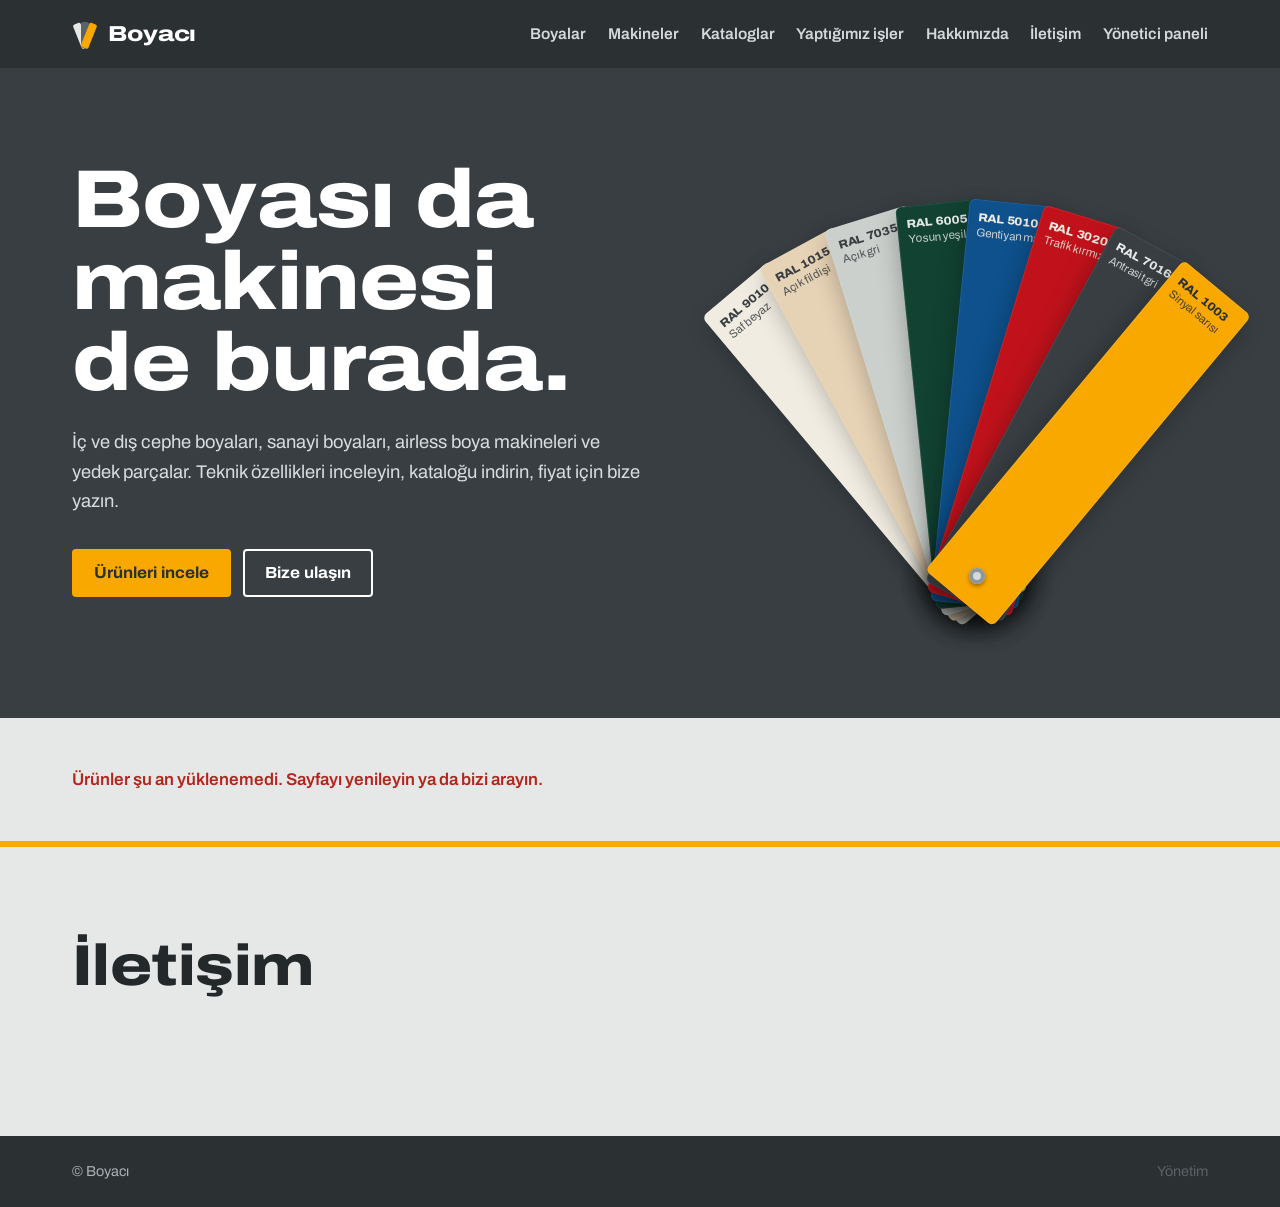
<file: index.html>
<!doctype html>
<html lang="tr">
<head>
  <meta charset="utf-8">
  <meta name="viewport" content="width=device-width, initial-scale=1">
  <title>Boyacı | Boya ve boya makineleri</title>
  <meta name="description" content="İç ve dış cephe boyaları, sanayi boyaları, airless boya makineleri, kataloglar ve yaptığımız işler.">
  <meta name="theme-color" content="#2B3033">
  <link rel="icon" href="assets/img/favicon.svg" type="image/svg+xml">
  <link rel="preconnect" href="https://fonts.googleapis.com">
  <link rel="preconnect" href="https://fonts.gstatic.com" crossorigin>
  <link rel="stylesheet" href="https://fonts.googleapis.com/css2?family=Archivo:wdth,wght@62..125,300..900&display=swap">
  <link rel="stylesheet" href="assets/css/base.css">
  <link rel="stylesheet" href="assets/css/site.css">
  <script type="module" src="assets/js/site.js"></script>
</head>
<body>
  <a class="atla" href="#icerik">İçeriğe geç</a>

  <header class="ust">
    <div class="kap ust-ic">
      <a class="marka" href="#" id="marka">
        <span class="marka-isaret" aria-hidden="true"><i></i><i></i><i></i></span>
        <span class="marka-ad" id="markaAd">Boyacı</span>
      </a>
      <nav class="menu" id="menu" aria-label="Ana menü">
        <a href="#boyalar" data-bolum="boyalar">Boyalar</a>
        <a href="#makineler" data-bolum="makineler">Makineler</a>
        <a href="#kataloglar" data-bolum="kataloglar">Kataloglar</a>
        <a href="#isler" data-bolum="isler">Yaptığımız işler</a>
        <a href="#hakkimizda" data-bolum="hakkimizda">Hakkımızda</a>
        <a href="#iletisim">İletişim</a>
        <a href="admin.html">Yönetici paneli</a>
      </nav>
      <a class="btn btn-sari ust-ara" id="ustAra" href="#iletisim" hidden></a>
      <button class="menu-dugme" id="menuDugme" type="button" aria-expanded="false" aria-controls="menu" aria-label="Menüyü aç"></button>
    </div>
  </header>

  <main id="icerik">
    <section class="kahraman">
      <div class="kap kahraman-ic">
        <div class="kahraman-metin">
          <h1 class="display kahraman-baslik" id="heroBaslik">Boyası da makinesi de burada.</h1>
          <p class="kahraman-yazi" id="heroYazi">İç ve dış cephe boyaları, sanayi boyaları, airless boya makineleri ve yedek parçalar. Teknik özellikleri inceleyin, kataloğu indirin, fiyat için bize yazın.</p>
          <div class="kahraman-eylem">
            <a class="btn btn-sari" href="#boyalar" id="heroUrunler">Ürünleri incele</a>
            <a class="btn btn-cizgi" href="#iletisim" id="heroYaz">Bize ulaşın</a>
          </div>
          <ul class="kahraman-bilgi" id="heroBilgi"></ul>
        </div>

        <div class="kartela" aria-hidden="true">
          <div class="serit" style="--renk:#F1ECE1;--yazi:#383E42;--i:0"><b>RAL 9010</b><span>Saf beyaz</span></div>
          <div class="serit" style="--renk:#E6D2B5;--yazi:#383E42;--i:1"><b>RAL 1015</b><span>Açık fildişi</span></div>
          <div class="serit" style="--renk:#CBD0CC;--yazi:#383E42;--i:2"><b>RAL 7035</b><span>Açık gri</span></div>
          <div class="serit" style="--renk:#114232;--yazi:#E6E8E7;--i:3"><b>RAL 6005</b><span>Yosun yeşili</span></div>
          <div class="serit" style="--renk:#0E518D;--yazi:#F1ECE1;--i:4"><b>RAL 5010</b><span>Gentiyan mavisi</span></div>
          <div class="serit" style="--renk:#C1121C;--yazi:#F1ECE1;--i:5"><b>RAL 3020</b><span>Trafik kırmızısı</span></div>
          <div class="serit" style="--renk:#383E42;--yazi:#E6E8E7;--i:6"><b>RAL 7016</b><span>Antrasit gri</span></div>
          <div class="serit" style="--renk:#F9A800;--yazi:#2B3033;--i:7"><b>RAL 1003</b><span>Sinyal sarısı</span></div>
          <span class="kartela-percin"></span>
        </div>
      </div>
    </section>

    <section class="hizmetler" id="hizmetler" hidden>
      <div class="kap"><ul class="hizmet-liste" id="hizmetListe"></ul></div>
    </section>

    <p class="yukleniyor kap" id="durum" role="status">Ürünler yükleniyor…</p>

    <section class="bolum" id="boyalar" hidden>
      <div class="kap">
        <div class="bolum-bas">
          <h2 class="display bolum-baslik">Boyalar</h2>
          <p class="bolum-aciklama">Ürüne tıklayın; ambalaj, sarfiyat ve kuruma gibi teknik özellikleri görün.</p>
        </div>
        <div class="filtre" id="boyaFiltre" role="group" aria-label="Boya kategorileri"></div>
        <div class="urun-izgara" id="boyaListe"></div>
      </div>
    </section>

    <section class="bolum bolum-beyaz" id="makineler" hidden>
      <div class="kap">
        <div class="bolum-bas">
          <h2 class="display bolum-baslik">Makineler</h2>
          <p class="bolum-aciklama">Boya makineleri, pompalar ve tabancalar. Teknik değerler ürün kartında.</p>
        </div>
        <div class="filtre" id="makineFiltre" role="group" aria-label="Makine kategorileri"></div>
        <div class="makine-liste" id="makineListe"></div>
      </div>
    </section>

    <section class="bolum" id="kataloglar" hidden>
      <div class="kap">
        <div class="bolum-bas">
          <h2 class="display bolum-baslik">Kataloglar</h2>
          <p class="bolum-aciklama">PDF kataloglarını açıp telefonunuza veya bilgisayarınıza indirebilirsiniz.</p>
        </div>
        <ul class="katalog-liste" id="katalogListe"></ul>
      </div>
    </section>

    <section class="bolum bolum-koyu" id="isler" hidden>
      <div class="kap">
        <div class="bolum-bas">
          <h2 class="display bolum-baslik">Yaptığımız işler</h2>
          <p class="bolum-aciklama">Uyguladığımız boya işlerinden fotoğraf ve videolar.</p>
        </div>
        <ul class="is-izgara" id="isListe"></ul>
      </div>
    </section>

    <section class="bolum bolum-beyaz" id="hakkimizda" hidden>
      <div class="kap hakkimizda-ic">
        <h2 class="display bolum-baslik">Hakkımızda</h2>
        <div>
          <div class="metin" id="hakkimizdaMetin"></div>
          <div class="markalar" id="markalar" hidden>
            <h3>Çalıştığımız markalar</h3>
            <ul id="markaListe"></ul>
          </div>
        </div>
      </div>
    </section>

    <section class="bolum iletisim" id="iletisim">
      <div class="kap iletisim-ic">
        <div>
          <h2 class="display bolum-baslik">İletişim</h2>
          <a class="iletisim-tel display" id="iletisimTel" hidden></a>
          <div class="iletisim-eylem" id="iletisimEylem"></div>
          <dl class="iletisim-liste" id="iletisimListe"></dl>
        </div>
        <div class="harita" id="harita" hidden></div>
      </div>
    </section>
  </main>

  <footer class="alt">
    <div class="kap alt-ic">
      <p id="altYazi">© Boyacı</p>
      <a href="admin.html" class="alt-yonetim">Yönetim</a>
    </div>
  </footer>

  <div class="eylem-cubugu" id="eylemCubugu" hidden></div>

  <dialog class="urun-dialog" id="urunDialog" aria-labelledby="urunDialogBaslik"></dialog>
  <dialog class="isik-kutusu" id="isikKutusu" aria-label="Yaptığımız işler"></dialog>

  <noscript><p class="kap">Ürünleri görmek için tarayıcınızda JavaScript açık olmalı.</p></noscript>
</body>
</html>
</file>
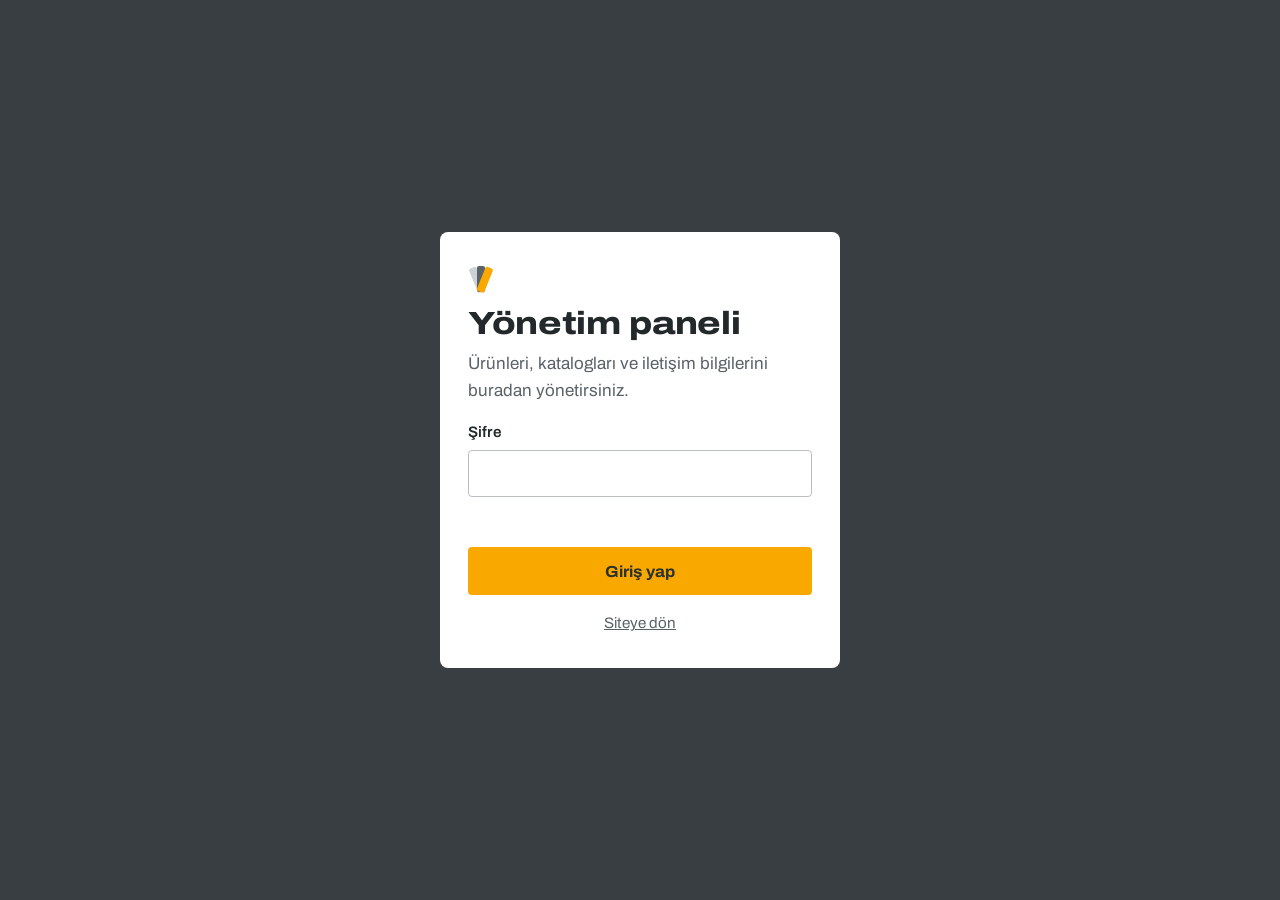
<file: admin.html>
<!doctype html>
<html lang="tr">
<head>
  <meta charset="utf-8">
  <meta name="viewport" content="width=device-width, initial-scale=1">
  <meta name="robots" content="noindex, nofollow">
  <title>Yönetim paneli</title>
  <meta name="theme-color" content="#2B3033">
  <link rel="icon" href="assets/img/favicon.svg" type="image/svg+xml">
  <link rel="preconnect" href="https://fonts.googleapis.com">
  <link rel="preconnect" href="https://fonts.gstatic.com" crossorigin>
  <link rel="stylesheet" href="https://fonts.googleapis.com/css2?family=Archivo:wdth,wght@62..125,300..900&display=swap">
  <link rel="stylesheet" href="assets/css/base.css">
  <link rel="stylesheet" href="assets/css/admin.css">
  <script type="module" src="assets/js/admin.js"></script>
</head>
<body>
  <div class="giris" id="giris" hidden>
    <form class="giris-kart" id="girisForm" novalidate>
      <span class="marka-isaret" aria-hidden="true"><i></i><i></i><i></i></span>
      <h1 class="display">Yönetim paneli</h1>
      <p class="giris-alt">Ürünleri, katalogları ve iletişim bilgilerini buradan yönetirsiniz.</p>
      <label class="alan">
        <span>Şifre</span>
        <input id="sifre" type="password" autocomplete="current-password" required>
      </label>
      <p class="form-hata" id="girisHata" role="alert"></p>
      <button class="btn btn-sari" type="submit" id="girisDugme">Giriş yap</button>
      <a class="giris-don" href="index.html">Siteye dön</a>
    </form>
  </div>

  <div class="panel" id="panel" hidden>
    <header class="p-ust">
      <div class="p-ust-ic">
        <span class="p-marka"><span class="marka-isaret" aria-hidden="true"><i></i><i></i><i></i></span><span id="pMarkaAd">Yönetim</span></span>
        <a class="p-ust-link" href="index.html" target="_blank" rel="noopener" id="siteyiAc"></a>
        <button class="p-ust-link" type="button" id="cikis"></button>
      </div>
      <nav class="p-sekmeler" id="sekmeler" aria-label="Panel bölümleri"></nav>
    </header>
    <main class="p-icerik" id="icerik"></main>
  </div>

  <dialog class="editor" id="editor"></dialog>
  <div class="toast" id="toast" role="status" aria-live="polite" hidden></div>
</body>
</html>
</file>
<file: assets/css/base.css>
/* Renkler: RAL 7016 antrasit gri + RAL 1003 sinyal sarısı. Site rengini değiştirmek için --sari'yi değiştir. */
:root {
  --antrasit: #383e42;
  --antrasit-koyu: #2b3033;
  --antrasit-acik: #4a5156;
  --sari: #f9a800;
  --sari-koyu: #dd9500;
  --beton: #e6e8e7;
  --beton-acik: #f2f3f2;
  --beyaz: #ffffff;
  --metin: #23282b;
  --soluk: #5a6267;
  --kenar: #cdd2d4;
  --soluk-koyu: #aab2b6;
  --kirmizi: #b3261e;
  --yesil: #1e7a46;

  --font: "Archivo", "Segoe UI", system-ui, -apple-system, "Helvetica Neue", Arial, sans-serif;
  --kap: 1200px;
  --r: 6px;
}

*,
*::before,
*::after {
  box-sizing: border-box;
}

html {
  -webkit-text-size-adjust: 100%;
  scroll-padding-top: 84px;
}

@media (prefers-reduced-motion: no-preference) {
  html {
    scroll-behavior: smooth;
  }
}

body {
  margin: 0;
  font-family: var(--font);
  font-size: 1.0625rem;
  line-height: 1.6;
  color: var(--metin);
  background: var(--beton);
  font-variant-numeric: tabular-nums;
}

img,
video,
iframe {
  display: block;
  max-width: 100%;
}

h1,
h2,
h3,
p,
ul,
dl,
dd {
  margin: 0;
}

ul {
  padding: 0;
  list-style: none;
}

a {
  color: inherit;
}

button,
input,
select,
textarea {
  font: inherit;
  color: inherit;
}

[hidden] {
  display: none !important;
}

:focus-visible {
  outline: 3px solid var(--antrasit-koyu);
  outline-offset: 2px;
}

.kap {
  width: 100%;
  max-width: var(--kap);
  margin-inline: auto;
  padding-inline: clamp(16px, 4vw, 32px);
}

.display {
  font-weight: 800;
  font-stretch: 118%;
  line-height: 1;
  letter-spacing: -0.01em;
  text-wrap: balance;
}

.ikon {
  width: 1.2em;
  height: 1.2em;
  flex: none;
}

.btn {
  display: inline-flex;
  align-items: center;
  justify-content: center;
  gap: 0.5em;
  min-height: 48px;
  padding: 0 1.25rem;
  border: 2px solid transparent;
  border-radius: 4px;
  font-weight: 700;
  font-stretch: 106%;
  font-size: 1rem;
  line-height: 1.1;
  text-decoration: none;
  cursor: pointer;
  white-space: nowrap;
  transition: background-color 0.15s, border-color 0.15s, color 0.15s;
}

.btn-sari {
  background: var(--sari);
  color: var(--antrasit-koyu);
}

.btn-sari:hover {
  background: var(--sari-koyu);
}

.btn-koyu {
  background: var(--antrasit);
  color: var(--beyaz);
}

.btn-koyu:hover {
  background: var(--antrasit-koyu);
}

.btn-cizgi {
  border-color: currentColor;
  background: transparent;
}

.btn-cizgi:hover {
  background: rgb(127 127 127 / 0.12);
}

.btn-kucuk {
  min-height: 38px;
  padding: 0 0.85rem;
  font-size: 0.9375rem;
}

.btn:disabled {
  opacity: 0.55;
  cursor: not-allowed;
}

.atla {
  position: absolute;
  left: 8px;
  top: -60px;
  z-index: 100;
  padding: 10px 14px;
  background: var(--sari);
  color: var(--antrasit-koyu);
  font-weight: 700;
}

.atla:focus {
  top: 8px;
}
</file>
<file: assets/css/site.css>
/* ---------- Üst bar ---------- */
.ust {
  position: sticky;
  top: 0;
  z-index: 40;
  background: var(--antrasit-koyu);
  color: var(--beton);
  border-bottom: 1px solid rgb(255 255 255 / 0.06);
}

.ust :focus-visible,
.kahraman :focus-visible,
.bolum-koyu :focus-visible,
.alt :focus-visible,
.isik-kutusu :focus-visible {
  outline-color: var(--sari);
}

.ust-ic {
  display: flex;
  align-items: center;
  gap: 1.5rem;
  min-height: 68px;
}

.marka {
  display: inline-flex;
  align-items: center;
  gap: 0.65rem;
  margin-right: auto;
  text-decoration: none;
  color: var(--beyaz);
}

.marka img {
  height: 42px;
  width: auto;
  max-width: 180px;
  object-fit: contain;
}

.marka-isaret {
  position: relative;
  width: 26px;
  height: 28px;
  flex: none;
}

.marka-isaret i {
  position: absolute;
  left: 9px;
  bottom: 0;
  width: 8px;
  height: 26px;
  border-radius: 2px;
  transform-origin: 50% 90%;
}

.marka-isaret i:nth-child(1) {
  background: var(--beton);
  transform: rotate(-22deg);
}

.marka-isaret i:nth-child(2) {
  background: var(--soluk);
}

.marka-isaret i:nth-child(3) {
  background: var(--sari);
  transform: rotate(22deg);
}

.marka-ad {
  font-weight: 800;
  font-stretch: 122%;
  font-size: 1.35rem;
  letter-spacing: -0.01em;
}

.menu {
  display: flex;
  gap: 1.35rem;
}

.menu a {
  position: relative;
  padding-block: 0.4rem;
  text-decoration: none;
  font-weight: 600;
  font-size: 0.975rem;
  color: #d5d9db;
}

.menu a::after {
  content: "";
  position: absolute;
  left: 0;
  right: 0;
  bottom: 0;
  height: 3px;
  background: var(--sari);
  transform: scaleX(0);
  transform-origin: left;
  transition: transform 0.2s;
}

.menu a:hover {
  color: var(--beyaz);
}

.menu a:hover::after,
.menu a.aktif::after {
  transform: scaleX(1);
}

.menu-dugme {
  display: none;
  width: 44px;
  height: 44px;
  padding: 0;
  border: 0;
  border-radius: 4px;
  background: transparent;
  color: var(--beyaz);
  cursor: pointer;
}

.menu-dugme .ikon {
  width: 26px;
  height: 26px;
  margin: auto;
}

@media (max-width: 980px) {
  .menu-dugme {
    display: grid;
  }

  .ust-ara {
    display: none;
  }

  /* Telefonda menü tüm ekranı kaplar */
  .menu {
    position: fixed;
    inset: 0;
    z-index: 1;
    flex-direction: column;
    gap: 0;
    padding: calc(68px + 1rem) clamp(16px, 4vw, 32px) calc(1.5rem + env(safe-area-inset-bottom));
    overflow-y: auto;
    background: var(--antrasit-koyu);
    display: none;
  }

  .menu.acik {
    display: flex;
  }

  .marka,
  .menu-dugme {
    position: relative;
    z-index: 2;
  }

  body:has(.menu.acik) {
    overflow: hidden;
  }

  .menu a {
    padding-block: 1rem;
    border-bottom: 1px solid rgb(255 255 255 / 0.1);
    font-size: 1.6rem;
    font-weight: 800;
    font-stretch: 112%;
    color: var(--beyaz);
  }

  .menu a:last-child {
    color: var(--sari);
    border-bottom: 0;
  }

  .menu a::after {
    display: none;
  }
}

/* ---------- Giriş (hero) ---------- */
.kahraman {
  background: var(--antrasit);
  color: var(--beyaz);
  overflow: hidden;
}

.kahraman-ic {
  display: grid;
  grid-template-columns: minmax(0, 1.15fr) minmax(0, 0.85fr);
  align-items: center;
  gap: clamp(1.5rem, 4vw, 4rem);
  padding-block: clamp(3rem, 7vw, 6rem);
}

.kahraman-baslik {
  font-size: clamp(2.6rem, 6.4vw, 5.4rem);
  max-width: 11ch;
}

.kahraman-yazi {
  max-width: 52ch;
  margin-top: 1.5rem;
  font-size: 1.15rem;
  color: #d9dddf;
}

.kahraman-eylem {
  display: flex;
  flex-wrap: wrap;
  gap: 0.75rem;
  margin-top: 2rem;
}

.kahraman-bilgi {
  display: flex;
  flex-wrap: wrap;
  gap: 0.5rem 1.75rem;
  margin-top: 2rem;
  color: #c3c9cc;
  font-size: 0.975rem;
}

.kahraman-bilgi li {
  display: inline-flex;
  align-items: center;
  gap: 0.5rem;
}

.kahraman-bilgi a {
  text-decoration: none;
}

.kahraman-bilgi a:hover {
  color: var(--beyaz);
  text-decoration: underline;
}

.kahraman-bilgi .ikon {
  color: var(--sari);
}

/* Renk kartelası */
.kartela {
  position: relative;
  width: min(100%, 440px);
  aspect-ratio: 1 / 1.02;
  margin-inline: auto;
}

.serit {
  --aci: calc(-40deg + var(--i) * 11.4deg);
  position: absolute;
  left: 40%;
  bottom: 3%;
  width: 20%;
  height: 90%;
  display: flex;
  flex-direction: column;
  gap: 1px;
  padding: 12px 10px;
  border-radius: 6px;
  background: var(--renk);
  color: var(--yazi);
  box-shadow: inset 0 0 0 1px rgb(255 255 255 / 0.08), 0 10px 24px rgb(0 0 0 / 0.28);
  transform-origin: 50% 93%;
  transform: rotate(var(--aci));
  font-size: clamp(0.56rem, 1.25vw, 0.72rem);
  line-height: 1.2;
  transition: transform 0.35s cubic-bezier(0.2, 0.8, 0.2, 1);
}

.serit b {
  font-weight: 800;
  font-stretch: 110%;
  white-space: nowrap;
}

.serit span {
  white-space: nowrap;
  opacity: 0.85;
}

.kartela-percin {
  position: absolute;
  left: 50%;
  bottom: calc(3% + 90% * 0.07);
  width: 16px;
  height: 16px;
  margin: 0 0 -8px -8px;
  border-radius: 50%;
  background: #d5d9db;
  box-shadow: inset 0 0 0 4px #8d969b, 0 2px 4px rgb(0 0 0 / 0.4);
}

@media (hover: hover) {
  .serit:hover {
    transform: rotate(var(--aci)) translateY(-5%);
  }
}

@media (prefers-reduced-motion: no-preference) {
  .serit {
    animation: yelpaze 0.9s cubic-bezier(0.2, 0.8, 0.2, 1) backwards;
    animation-delay: calc(0.15s + var(--i) * 45ms);
  }
}

@keyframes yelpaze {
  from {
    transform: rotate(0deg);
  }
}

@media (max-width: 820px) {
  .kahraman-ic {
    grid-template-columns: 1fr;
  }

  .kartela {
    width: min(78%, 320px);
    margin-top: 0.5rem;
  }
}

/* ---------- Hizmetler ---------- */
.hizmetler {
  background: var(--antrasit-koyu);
  color: var(--beton);
}

.hizmet-liste {
  display: grid;
  grid-template-columns: repeat(auto-fit, minmax(220px, 1fr));
}

.hizmet-liste li {
  padding: 1.6rem 1.5rem 1.7rem;
  border-left: 1px solid rgb(255 255 255 / 0.1);
}

.hizmet-liste li:first-child {
  border-left-color: var(--sari);
  border-left-width: 3px;
}

.hizmet-liste h3 {
  font-size: 1.08rem;
  font-weight: 700;
  font-stretch: 108%;
  color: var(--beyaz);
}

.hizmet-liste p {
  margin-top: 0.3rem;
  font-size: 0.95rem;
  color: var(--soluk-koyu);
}

@media (max-width: 560px) {
  .hizmet-liste li {
    padding: 1.1rem 1rem;
    border-left: 3px solid rgb(255 255 255 / 0.12);
    border-bottom: 1px solid rgb(255 255 255 / 0.06);
  }
}

/* ---------- Bölümler ---------- */
.yukleniyor {
  padding-block: 3rem;
  color: var(--soluk);
}

.yukleniyor.hata {
  color: var(--kirmizi);
  font-weight: 600;
}

.bolum {
  padding-block: clamp(3.5rem, 7vw, 6rem);
}

.bolum-beyaz {
  background: var(--beyaz);
}

.bolum-koyu {
  background: var(--antrasit);
  color: var(--beton);
}

.bolum-bas {
  display: flex;
  flex-wrap: wrap;
  align-items: flex-end;
  justify-content: space-between;
  gap: 0.75rem 2rem;
  margin-bottom: 1.75rem;
}

.bolum-baslik {
  font-size: clamp(2.2rem, 4.6vw, 3.6rem);
}

.bolum-aciklama {
  max-width: 46ch;
  color: var(--soluk);
}

.bolum-koyu .bolum-aciklama {
  color: var(--soluk-koyu);
}

.bolum-koyu .bolum-baslik {
  color: var(--beyaz);
}

/* Kategori filtresi */
.filtre {
  display: flex;
  flex-wrap: wrap;
  gap: 0.5rem;
  margin-bottom: 1.75rem;
}

.filtre button {
  min-height: 40px;
  padding: 0 1rem;
  border: 1px solid var(--kenar);
  border-radius: 999px;
  background: transparent;
  font-weight: 600;
  font-size: 0.95rem;
  cursor: pointer;
}

.filtre button:hover {
  border-color: var(--antrasit);
}

.filtre button[aria-pressed="true"] {
  background: var(--antrasit);
  border-color: var(--antrasit);
  color: var(--beyaz);
}

/* Boya kartları */
.urun-izgara {
  display: grid;
  grid-template-columns: repeat(auto-fill, minmax(230px, 1fr));
  gap: 1.25rem;
}

.urun {
  display: flex;
  flex-direction: column;
  background: var(--beyaz);
  border: 1px solid var(--kenar);
  border-radius: var(--r);
  overflow: hidden;
}

.urun-gorsel {
  display: grid;
  place-items: center;
  aspect-ratio: 1 / 1;
  padding: 0.75rem;
  background: var(--beton-acik);
  border: 0;
  border-bottom: 1px solid var(--kenar);
  cursor: pointer;
}

.urun-gorsel img {
  width: 100%;
  height: 100%;
  object-fit: contain;
}

.urun-gorsel svg {
  width: 72%;
  height: 72%;
}

.urun-govde {
  display: flex;
  flex-direction: column;
  flex: 1;
  padding: 1rem 1rem 1.1rem;
}

.urun-ad {
  font-size: 1.15rem;
  font-weight: 700;
  font-stretch: 106%;
  line-height: 1.25;
}

.urun-alt {
  margin-top: 0.2rem;
  font-size: 0.9rem;
  color: var(--soluk);
}

.urun-ozet {
  margin-top: 0.6rem;
  font-size: 0.95rem;
}

.mini-ozellik {
  display: grid;
  grid-template-columns: auto 1fr;
  gap: 0.2rem 0.75rem;
  margin: 0.9rem 0 1rem;
  font-size: 0.9rem;
}

.mini-ozellik dt {
  color: var(--soluk);
}

.mini-ozellik dd {
  font-weight: 600;
  text-align: right;
}

.urun-detay {
  margin-top: auto;
  align-self: flex-start;
}

/* Makine satırları */
.makine-liste {
  display: grid;
  gap: 1.25rem;
}

.makine {
  display: grid;
  grid-template-columns: 220px minmax(0, 1fr) minmax(0, 1fr);
  gap: 1.5rem;
  padding: 1.25rem;
  border: 1px solid var(--kenar);
  border-radius: var(--r);
  background: var(--beton-acik);
}

.makine .urun-gorsel {
  border: 1px solid var(--kenar);
  border-radius: 4px;
  background: var(--beyaz);
}

.makine-bilgi {
  display: flex;
  flex-direction: column;
  align-items: flex-start;
  gap: 0.35rem;
}

.makine-bilgi .urun-ad {
  font-size: 1.45rem;
}

.makine-bilgi .btn {
  margin-top: auto;
}

@media (max-width: 900px) {
  .makine {
    grid-template-columns: 160px minmax(0, 1fr);
  }

  .makine .ozellikler {
    grid-column: 1 / -1;
  }
}

@media (max-width: 520px) {
  .makine {
    grid-template-columns: 1fr;
  }

  .makine .urun-gorsel {
    aspect-ratio: 4 / 3;
  }
}

/* Özellik tablosu */
.ozellikler {
  display: grid;
  grid-template-columns: minmax(0, 0.9fr) minmax(0, 1.1fr);
  align-content: start;
  font-size: 0.95rem;
}

.ozellikler dt,
.ozellikler dd {
  padding: 0.5rem 0;
  border-bottom: 1px solid var(--kenar);
}

.ozellikler dt {
  padding-right: 1rem;
  color: var(--soluk);
}

.ozellikler dd {
  font-weight: 600;
}

/* Kataloglar */
.katalog-liste {
  display: grid;
  gap: 0.75rem;
}

.katalog {
  display: grid;
  grid-template-columns: 64px minmax(0, 1fr) auto;
  align-items: center;
  gap: 1.1rem;
  padding: 0.9rem 1rem;
  background: var(--beyaz);
  border: 1px solid var(--kenar);
  border-radius: var(--r);
}

.katalog-kapak {
  display: grid;
  place-items: center;
  width: 64px;
  height: 82px;
  border-radius: 3px;
  background: var(--antrasit);
  color: var(--sari);
  overflow: hidden;
  font-weight: 800;
  font-size: 0.8rem;
}

.katalog-kapak img {
  width: 100%;
  height: 100%;
  object-fit: cover;
}

.katalog-ad {
  font-weight: 700;
  font-size: 1.08rem;
  line-height: 1.3;
}

.katalog-alt {
  margin-top: 0.15rem;
  font-size: 0.9rem;
  color: var(--soluk);
}

.katalog-eylem {
  display: flex;
  gap: 0.5rem;
}

@media (max-width: 600px) {
  .katalog {
    grid-template-columns: 52px minmax(0, 1fr);
  }

  .katalog-kapak {
    width: 52px;
    height: 68px;
  }

  .katalog-eylem {
    grid-column: 1 / -1;
  }

  .katalog-eylem .btn {
    flex: 1;
  }
}

/* Yaptığımız işler */
.is-izgara {
  display: grid;
  grid-template-columns: repeat(auto-fill, minmax(250px, 1fr));
  grid-auto-flow: dense;
  gap: 1rem;
}

.is button {
  position: relative;
  display: block;
  width: 100%;
  aspect-ratio: 4 / 3;
  padding: 0;
  border: 0;
  border-radius: 4px;
  overflow: hidden;
  background: var(--antrasit-koyu);
  cursor: zoom-in;
}

.is img,
.is video {
  width: 100%;
  height: 100%;
  object-fit: cover;
}

.is-oynat {
  position: absolute;
  inset: 0;
  display: grid;
  place-items: center;
  pointer-events: none;
}

.is-oynat span {
  display: grid;
  place-items: center;
  width: 58px;
  height: 58px;
  border-radius: 50%;
  background: var(--sari);
  color: var(--antrasit-koyu);
  box-shadow: 0 4px 16px rgb(0 0 0 / 0.35);
}

.is-oynat .ikon {
  width: 26px;
  height: 26px;
  margin-left: 3px;
}

.is-bos {
  display: grid;
  place-items: center;
  height: 100%;
  gap: 0.25rem;
  color: var(--soluk-koyu);
  font-weight: 600;
}

.is-bos .ikon {
  width: 36px;
  height: 36px;
}

.is-baslik {
  margin-top: 0.5rem;
  font-size: 0.95rem;
  color: #d5d9db;
}

@media (min-width: 900px) {
  .is:first-child {
    grid-column: span 2;
    grid-row: span 2;
  }

  .is:first-child button {
    aspect-ratio: auto;
    height: calc(100% - 2rem);
    min-height: 100%;
  }

  .is:first-child:not(:has(.is-baslik)) button {
    height: 100%;
  }
}

/* Hakkımızda */
.hakkimizda-ic {
  display: grid;
  grid-template-columns: minmax(0, 0.8fr) minmax(0, 1.2fr);
  gap: 1.5rem clamp(2rem, 6vw, 5rem);
}

.metin p + p {
  margin-top: 1rem;
}

.metin {
  max-width: 64ch;
  font-size: 1.1rem;
}

.markalar {
  margin-top: 2.25rem;
}

.markalar h3 {
  font-size: 1rem;
  font-weight: 700;
  color: var(--soluk);
}

.markalar ul {
  display: flex;
  flex-wrap: wrap;
  gap: 0.5rem;
  margin-top: 0.75rem;
}

.markalar li {
  padding: 0.45rem 0.9rem;
  border: 1px solid var(--kenar);
  border-radius: 4px;
  font-weight: 700;
  font-stretch: 110%;
}

@media (max-width: 760px) {
  .hakkimizda-ic {
    grid-template-columns: 1fr;
  }
}

/* İletişim */
.iletisim {
  background: var(--beton);
  border-top: 6px solid var(--sari);
}

.iletisim-ic {
  display: grid;
  grid-template-columns: minmax(0, 1fr) minmax(0, 1fr);
  gap: 2.5rem clamp(2rem, 5vw, 4rem);
  align-items: start;
}

.iletisim-tel {
  display: inline-block;
  margin-top: 1.5rem;
  font-size: clamp(2rem, 4.4vw, 3.1rem);
  text-decoration: none;
  white-space: nowrap;
}

.iletisim-tel:hover {
  text-decoration: underline;
  text-decoration-color: var(--sari);
  text-decoration-thickness: 4px;
  text-underline-offset: 6px;
}

.iletisim-eylem {
  display: flex;
  flex-wrap: wrap;
  gap: 0.75rem;
  margin-top: 1.25rem;
}

.iletisim-liste {
  display: grid;
  gap: 1rem;
  margin-top: 2rem;
}

.iletisim-liste div {
  display: grid;
  grid-template-columns: 28px minmax(0, 1fr);
  gap: 0.1rem 0.75rem;
}

.iletisim-liste dt {
  grid-row: span 2;
  padding-top: 0.15rem;
  color: var(--antrasit);
}

.iletisim-liste dt span {
  position: absolute;
  width: 1px;
  height: 1px;
  overflow: hidden;
  clip-path: inset(50%);
}

.iletisim-liste dd {
  overflow-wrap: anywhere;
}

.iletisim-liste dd a {
  text-underline-offset: 3px;
}

.iletisim-liste .etiket {
  font-size: 0.85rem;
  color: var(--soluk);
}

.harita {
  overflow: hidden;
  border: 1px solid var(--kenar);
  border-radius: var(--r);
  background: var(--beton-acik);
}

.harita iframe {
  width: 100%;
  aspect-ratio: 4 / 3.4;
  border: 0;
}

@media (max-width: 820px) {
  .iletisim-ic {
    grid-template-columns: 1fr;
  }
}

/* Alt bilgi */
.alt {
  background: var(--antrasit-koyu);
  color: var(--soluk-koyu);
  font-size: 0.9rem;
}

.alt-ic {
  display: flex;
  flex-wrap: wrap;
  justify-content: space-between;
  gap: 0.5rem 1.5rem;
  padding-block: 1.5rem;
}

.alt-yonetim {
  color: var(--soluk);
  text-decoration: none;
}

.alt-yonetim:hover {
  color: var(--beton);
}

/* Telefonda alttaki Ara / WhatsApp çubuğu */
.eylem-cubugu {
  position: fixed;
  left: 0;
  right: 0;
  bottom: 0;
  z-index: 45;
  display: none;
  gap: 1px;
  background: var(--antrasit-koyu);
  padding-bottom: env(safe-area-inset-bottom);
  box-shadow: 0 -4px 16px rgb(0 0 0 / 0.2);
}

.eylem-cubugu a {
  flex: 1;
  display: inline-flex;
  align-items: center;
  justify-content: center;
  gap: 0.5rem;
  min-height: 56px;
  font-weight: 700;
  text-decoration: none;
}

.eylem-cubugu .ara {
  background: var(--sari);
  color: var(--antrasit-koyu);
}

.eylem-cubugu .wa {
  background: var(--antrasit);
  color: var(--beyaz);
}

@media (max-width: 760px) {
  .eylem-cubugu:not([hidden]) {
    display: flex;
  }

  body:has(.eylem-cubugu:not([hidden])) .alt {
    padding-bottom: calc(56px + env(safe-area-inset-bottom));
  }
}

/* ---------- Ürün detay penceresi ---------- */
dialog {
  padding: 0;
  border: 0;
}

dialog::backdrop {
  background: rgb(30 34 36 / 0.72);
}

.urun-dialog {
  width: min(960px, calc(100vw - 32px));
  max-height: calc(100dvh - 32px);
  border-radius: 8px;
  background: var(--beyaz);
  color: var(--metin);
}

.dialog-kapat {
  position: sticky;
  top: 0;
  z-index: 2;
  display: flex;
  justify-content: flex-end;
  height: 0;
}

.dialog-kapat button {
  display: grid;
  place-items: center;
  width: 44px;
  height: 44px;
  margin: 10px 10px 0 0;
  border: 0;
  border-radius: 50%;
  background: var(--antrasit);
  color: var(--beyaz);
  cursor: pointer;
}

.detay {
  display: grid;
  grid-template-columns: minmax(0, 1fr) minmax(0, 1fr);
}

.detay-gorseller {
  padding: 1.25rem;
  background: var(--beton-acik);
}

.detay-ana {
  display: grid;
  place-items: center;
  aspect-ratio: 1 / 1;
  background: var(--beyaz);
  border: 1px solid var(--kenar);
  border-radius: 4px;
  overflow: hidden;
}

.detay-ana img {
  width: 100%;
  height: 100%;
  object-fit: contain;
}

.detay-ana svg {
  width: 65%;
  height: 65%;
}

.detay-kucukler {
  display: flex;
  flex-wrap: wrap;
  gap: 0.5rem;
  margin-top: 0.75rem;
}

.detay-kucukler button {
  width: 64px;
  height: 64px;
  padding: 2px;
  border: 2px solid var(--kenar);
  border-radius: 4px;
  background: var(--beyaz);
  cursor: pointer;
}

.detay-kucukler button[aria-current="true"] {
  border-color: var(--antrasit);
}

.detay-kucukler img {
  width: 100%;
  height: 100%;
  object-fit: contain;
}

.detay-bilgi {
  padding: 2rem 1.75rem 1.75rem;
}

.detay-bilgi h2 {
  font-size: clamp(1.7rem, 3vw, 2.3rem);
  padding-right: 2.5rem;
}

.detay-bilgi .urun-alt {
  margin-top: 0.5rem;
  font-size: 0.975rem;
}

.detay-aciklama {
  margin-top: 1rem;
  white-space: pre-line;
}

.detay-bilgi .ozellikler {
  margin-top: 1.5rem;
  border-top: 1px solid var(--kenar);
}

.detay-eylem {
  display: flex;
  flex-wrap: wrap;
  gap: 0.6rem;
  margin-top: 1.5rem;
}

@media (max-width: 760px) {
  .urun-dialog {
    width: 100vw;
    max-width: 100vw;
    height: 100dvh;
    max-height: 100dvh;
    margin: 0;
    border-radius: 0;
  }

  .detay {
    grid-template-columns: 1fr;
  }

  .detay-ana {
    aspect-ratio: 4 / 3;
  }

  .detay-bilgi {
    padding: 1.5rem 1rem 2rem;
  }
}

/* ---------- Işık kutusu (foto / video) ---------- */
.isik-kutusu {
  width: 100vw;
  max-width: 100vw;
  height: 100dvh;
  max-height: 100dvh;
  margin: 0;
  background: rgb(22 25 27 / 0.97);
  color: var(--beton);
}

.isik-kutusu::backdrop {
  background: rgb(22 25 27 / 0.9);
}

.isik-ic {
  display: grid;
  grid-template-rows: auto minmax(0, 1fr) auto;
  height: 100%;
}

.isik-ust {
  display: flex;
  justify-content: space-between;
  align-items: center;
  gap: 1rem;
  padding: 0.75rem clamp(16px, 3vw, 24px);
}

.isik-sayac {
  color: var(--soluk-koyu);
  font-size: 0.95rem;
}

.isik-dugme {
  display: grid;
  place-items: center;
  width: 48px;
  height: 48px;
  border: 0;
  border-radius: 50%;
  background: rgb(255 255 255 / 0.1);
  color: var(--beyaz);
  cursor: pointer;
}

.isik-dugme:hover {
  background: rgb(255 255 255 / 0.2);
}

.isik-orta {
  position: relative;
  display: grid;
  grid-template-columns: auto minmax(0, 1fr) auto;
  align-items: center;
  gap: 0.5rem;
  padding-inline: clamp(8px, 2vw, 24px);
  min-height: 0;
}

.isik-medya {
  display: grid;
  place-items: center;
  height: 100%;
  min-height: 0;
}

.isik-medya img,
.isik-medya video {
  max-width: 100%;
  max-height: 100%;
  object-fit: contain;
}

.isik-medya iframe {
  width: min(100%, 960px);
  aspect-ratio: 16 / 9;
  max-height: 100%;
  border: 0;
  background: #000;
}

.isik-medya iframe.dikey {
  width: min(100%, 420px);
  aspect-ratio: 9 / 16;
  height: auto;
}

.isik-alt {
  padding: 0.75rem clamp(16px, 3vw, 24px) calc(1rem + env(safe-area-inset-bottom));
  text-align: center;
}

.isik-alt h3 {
  font-size: 1.05rem;
  font-weight: 700;
  color: var(--beyaz);
}

.isik-alt p {
  max-width: 70ch;
  margin: 0.25rem auto 0;
  color: var(--soluk-koyu);
  font-size: 0.95rem;
}

@media (max-width: 600px) {
  .isik-orta {
    grid-template-columns: minmax(0, 1fr);
  }

  .isik-orta .isik-dugme {
    position: absolute;
    top: 50%;
    z-index: 2;
    transform: translateY(-50%);
  }

  .isik-orta .onceki {
    left: 8px;
  }

  .isik-orta .sonraki {
    right: 8px;
  }
}

/* Telefonda daha sıkı düzen */
@media (max-width: 820px) {
  .serit b,
  .serit span {
    display: none;
  }
}

@media (max-width: 560px) {
  .urun-izgara {
    grid-template-columns: repeat(2, minmax(0, 1fr));
    gap: 0.75rem;
  }

  .urun-govde {
    padding: 0.75rem;
  }

  .urun-ad {
    font-size: 1rem;
  }

  .urun-alt {
    font-size: 0.82rem;
  }

  .urun .urun-ozet,
  .urun .mini-ozellik {
    display: none;
  }

  .urun-detay {
    margin-top: 0.75rem;
    align-self: stretch;
    padding-inline: 0.5rem;
  }
}
</file>
<file: assets/css/admin.css>
body {
  background: var(--beton);
}

.marka-isaret {
  position: relative;
  display: inline-block;
  width: 26px;
  height: 28px;
  flex: none;
}

.marka-isaret i {
  position: absolute;
  left: 9px;
  bottom: 0;
  width: 8px;
  height: 26px;
  border-radius: 2px;
  transform-origin: 50% 90%;
}

.marka-isaret i:nth-child(1) {
  background: var(--beton);
  transform: rotate(-22deg);
}

.marka-isaret i:nth-child(2) {
  background: var(--soluk);
}

.marka-isaret i:nth-child(3) {
  background: var(--sari);
  transform: rotate(22deg);
}

/* ---------- Form öğeleri ---------- */
.alan {
  display: grid;
  gap: 0.35rem;
}

.alan > span {
  font-weight: 600;
  font-size: 0.95rem;
}

.alan input,
.alan select,
.alan textarea,
.girdi {
  width: 100%;
  min-height: 46px;
  padding: 0.6rem 0.75rem;
  border: 1px solid #b9c0c3;
  border-radius: 4px;
  background: var(--beyaz);
  font-size: 1rem;
}

.alan textarea {
  min-height: 110px;
  resize: vertical;
  line-height: 1.5;
}

.alan input:focus,
.alan select:focus,
.alan textarea:focus,
.girdi:focus {
  border-color: var(--antrasit);
  outline: 2px solid var(--sari);
  outline-offset: 0;
}

.yardim {
  font-size: 0.85rem;
  color: var(--soluk);
}

.form-hata {
  min-height: 1.2em;
  color: var(--kirmizi);
  font-weight: 600;
  font-size: 0.95rem;
}

.onay {
  display: flex;
  align-items: center;
  gap: 0.6rem;
  font-weight: 600;
  cursor: pointer;
}

.onay input {
  width: 20px;
  height: 20px;
  accent-color: var(--antrasit);
}

.btn-sil {
  color: var(--kirmizi);
}

/* ---------- Giriş ---------- */
.giris {
  display: grid;
  place-items: center;
  min-height: 100dvh;
  padding: 24px 16px;
  background: var(--antrasit);
}

.giris-kart {
  display: grid;
  gap: 1rem;
  width: min(100%, 400px);
  padding: 2rem 1.75rem;
  border-radius: 8px;
  background: var(--beyaz);
}

.giris-kart h1 {
  font-size: 2rem;
}

.giris-kart .marka-isaret i:nth-child(1) {
  background: var(--kenar);
}

.giris-alt {
  margin-top: -0.4rem;
  color: var(--soluk);
}

.giris-don {
  justify-self: center;
  color: var(--soluk);
  font-size: 0.95rem;
}

/* ---------- Panel iskeleti ---------- */
.p-ust {
  position: sticky;
  top: 0;
  z-index: 20;
  background: var(--antrasit-koyu);
  color: var(--beton);
}

.p-ust-ic,
.p-sekmeler,
.p-icerik {
  width: 100%;
  max-width: 1040px;
  margin-inline: auto;
  padding-inline: clamp(16px, 3vw, 28px);
}

.p-ust-ic {
  display: flex;
  align-items: center;
  gap: 0.5rem 1.25rem;
  min-height: 60px;
}

.p-marka {
  display: inline-flex;
  align-items: center;
  gap: 0.6rem;
  margin-right: auto;
  font-weight: 800;
  font-stretch: 118%;
  font-size: 1.15rem;
  color: var(--beyaz);
}

.p-ust-link {
  display: inline-flex;
  align-items: center;
  gap: 0.4rem;
  min-height: 40px;
  padding: 0 0.5rem;
  border: 0;
  background: none;
  color: #d5d9db;
  font-weight: 600;
  font-size: 0.95rem;
  text-decoration: none;
  cursor: pointer;
}

.p-ust-link:hover {
  color: var(--beyaz);
}

.p-ust :focus-visible {
  outline-color: var(--sari);
}

.p-sekmeler {
  display: flex;
  gap: 0.25rem;
  overflow-x: auto;
  scrollbar-width: none;
}

.p-sekmeler button {
  display: inline-flex;
  align-items: center;
  gap: 0.45rem;
  min-height: 50px;
  padding: 0 0.9rem;
  border: 0;
  border-bottom: 3px solid transparent;
  background: none;
  color: #c3c9cc;
  font-weight: 600;
  white-space: nowrap;
  cursor: pointer;
}

.p-sekmeler button:hover {
  color: var(--beyaz);
}

.p-sekmeler button[aria-current="page"] {
  border-bottom-color: var(--sari);
  color: var(--beyaz);
}

.p-sayi {
  min-width: 1.6em;
  padding: 0 0.4em;
  border-radius: 999px;
  background: rgb(255 255 255 / 0.12);
  font-size: 0.8rem;
  line-height: 1.6;
  text-align: center;
}

.p-icerik {
  padding-block: 2rem 4rem;
}

.p-bas {
  display: flex;
  flex-wrap: wrap;
  align-items: flex-end;
  justify-content: space-between;
  gap: 1rem;
  margin-bottom: 1.25rem;
}

.p-bas h1 {
  font-size: clamp(1.8rem, 4vw, 2.4rem);
}

.p-bas p {
  margin-top: 0.3rem;
  color: var(--soluk);
}

.p-bas-eylem {
  display: flex;
  flex-wrap: wrap;
  gap: 0.5rem;
}

.p-arama {
  margin-bottom: 1rem;
}

/* ---------- Listeler ---------- */
.p-liste {
  display: grid;
  gap: 0.5rem;
}

.p-satir {
  display: grid;
  grid-template-columns: 64px minmax(0, 1fr) auto;
  align-items: center;
  gap: 1rem;
  padding: 0.6rem 0.75rem;
  border: 1px solid var(--kenar);
  border-radius: 6px;
  background: var(--beyaz);
}

.p-kucuk {
  display: grid;
  place-items: center;
  width: 64px;
  height: 64px;
  overflow: hidden;
  border-radius: 4px;
  background: var(--beton-acik);
  color: var(--soluk);
}

.p-kucuk img,
.p-kucuk video {
  width: 100%;
  height: 100%;
  object-fit: cover;
}

.p-kucuk svg:not(.ikon) {
  width: 80%;
  height: 80%;
}

.p-satir-ad {
  font-weight: 700;
  line-height: 1.3;
}

.p-satir-alt {
  margin-top: 0.15rem;
  font-size: 0.875rem;
  color: var(--soluk);
}

.p-satir-eylem {
  display: flex;
  gap: 0.4rem;
}

@media (max-width: 600px) {
  .p-satir {
    grid-template-columns: 56px minmax(0, 1fr);
    gap: 0.5rem 0.75rem;
  }

  .p-kucuk {
    width: 56px;
    height: 56px;
  }

  .p-satir-eylem {
    grid-column: 1 / -1;
  }

  .p-satir-eylem .btn {
    flex: 1;
  }
}

.p-bos {
  padding: 2.5rem 1.5rem;
  border: 2px dashed var(--kenar);
  border-radius: 8px;
  text-align: center;
  color: var(--soluk);
}

.p-bos strong {
  display: block;
  margin-bottom: 0.25rem;
  font-size: 1.1rem;
  color: var(--metin);
}

.p-izgara {
  display: grid;
  grid-template-columns: repeat(auto-fill, minmax(170px, 1fr));
  gap: 0.75rem;
}

.p-kart {
  display: flex;
  flex-direction: column;
  border: 1px solid var(--kenar);
  border-radius: 6px;
  background: var(--beyaz);
  overflow: hidden;
}

.p-kart-gorsel {
  position: relative;
  display: grid;
  place-items: center;
  aspect-ratio: 4 / 3;
  background: var(--antrasit-koyu);
  color: var(--soluk-koyu);
}

.p-kart-gorsel img,
.p-kart-gorsel video {
  width: 100%;
  height: 100%;
  object-fit: cover;
}

.p-kart-tur {
  position: absolute;
  left: 6px;
  top: 6px;
  display: inline-flex;
  align-items: center;
  gap: 0.3rem;
  padding: 0.15rem 0.45rem;
  border-radius: 3px;
  background: rgb(43 48 51 / 0.85);
  color: var(--beyaz);
  font-size: 0.75rem;
  font-weight: 600;
}

.p-kart-govde {
  display: grid;
  gap: 0.5rem;
  padding: 0.6rem;
}

.p-kart-govde .p-satir-ad {
  font-size: 0.9rem;
  overflow: hidden;
  text-overflow: ellipsis;
  white-space: nowrap;
}

.p-kart-eylem {
  display: flex;
  gap: 0.35rem;
}

.p-kart-eylem .btn {
  flex: 1;
  padding: 0 0.4rem;
}

/* ---------- Ayarlar ---------- */
.ayar-form {
  display: grid;
  gap: 1.25rem;
}

.ayar-grup {
  display: grid;
  grid-template-columns: repeat(2, minmax(0, 1fr));
  gap: 1rem;
  margin: 0;
  padding: 1.25rem;
  border: 1px solid var(--kenar);
  border-radius: 8px;
  background: var(--beyaz);
}

.ayar-grup legend {
  padding: 0 0.4rem;
  font-weight: 800;
  font-stretch: 112%;
  font-size: 1.1rem;
}

.ayar-grup .genis {
  grid-column: 1 / -1;
}

@media (max-width: 640px) {
  .ayar-grup {
    grid-template-columns: 1fr;
    padding: 1rem;
  }
}

.kaydet-cubugu {
  position: sticky;
  bottom: 0;
  display: flex;
  justify-content: flex-end;
  gap: 0.5rem;
  padding: 0.75rem 0;
  background: linear-gradient(to top, var(--beton) 70%, transparent);
}

/* ---------- Düzenleme penceresi ---------- */
.editor {
  width: min(760px, 100vw);
  max-width: 100vw;
  height: 100dvh;
  max-height: 100dvh;
  margin: 0 0 0 auto;
  padding: 0;
  border: 0;
  background: var(--beton-acik);
  color: var(--metin);
}

.editor::backdrop {
  background: rgb(30 34 36 / 0.6);
}

.editor-form {
  display: grid;
  grid-template-rows: auto minmax(0, 1fr) auto;
  height: 100%;
}

.editor-bas {
  display: flex;
  align-items: center;
  justify-content: space-between;
  gap: 1rem;
  padding: 0.75rem 1rem 0.75rem 1.25rem;
  background: var(--antrasit-koyu);
  color: var(--beyaz);
}

.editor-bas h2 {
  font-size: 1.3rem;
  font-weight: 800;
  font-stretch: 112%;
}

.editor-bas button {
  display: grid;
  place-items: center;
  width: 44px;
  height: 44px;
  border: 0;
  border-radius: 50%;
  background: rgb(255 255 255 / 0.1);
  color: var(--beyaz);
  cursor: pointer;
}

.editor-bas :focus-visible {
  outline-color: var(--sari);
}

.editor-govde {
  display: grid;
  align-content: start;
  gap: 1.1rem;
  padding: 1.25rem;
  overflow-y: auto;
}

.editor-iki {
  display: grid;
  grid-template-columns: repeat(2, minmax(0, 1fr));
  gap: 1rem;
}

@media (max-width: 560px) {
  .editor-iki {
    grid-template-columns: 1fr;
  }
}

.editor-alt {
  display: flex;
  align-items: center;
  justify-content: flex-end;
  gap: 0.5rem;
  padding: 0.75rem 1.25rem calc(0.75rem + env(safe-area-inset-bottom));
  border-top: 1px solid var(--kenar);
  background: var(--beyaz);
}

.editor-alt .form-hata {
  margin-right: auto;
  min-height: 0;
}

.bolme {
  display: grid;
  gap: 0.6rem;
  padding: 1rem;
  border: 1px solid var(--kenar);
  border-radius: 6px;
  background: var(--beyaz);
}

.bolme-bas {
  display: flex;
  flex-wrap: wrap;
  align-items: baseline;
  justify-content: space-between;
  gap: 0.25rem 1rem;
}

.bolme-bas h3 {
  font-size: 1rem;
  font-weight: 700;
}

/* Dosya yükleme */
.yukle-alani {
  display: flex;
  flex-direction: column;
  align-items: center;
  justify-content: center;
  gap: 0.35rem;
  width: 100%;
  min-height: 96px;
  padding: 1rem;
  border: 2px dashed #b9c0c3;
  border-radius: 6px;
  background: var(--beton-acik);
  color: var(--soluk);
  font-weight: 600;
  text-align: center;
  cursor: pointer;
}

.yukle-alani:hover,
.yukle-alani.surukle {
  border-color: var(--antrasit);
  background: #fff8e6;
  color: var(--metin);
}

.yukle-alani .ikon {
  width: 28px;
  height: 28px;
}

.gorsel-liste {
  display: grid;
  grid-template-columns: repeat(auto-fill, minmax(112px, 1fr));
  gap: 0.6rem;
}

.gorsel-oge {
  position: relative;
  border: 1px solid var(--kenar);
  border-radius: 4px;
  background: var(--beton-acik);
  overflow: hidden;
}

.gorsel-oge img {
  width: 100%;
  aspect-ratio: 1 / 1;
  object-fit: contain;
  background: var(--beyaz);
}

.gorsel-kapak {
  position: absolute;
  left: 4px;
  top: 4px;
  padding: 0.05rem 0.4rem;
  border-radius: 3px;
  background: var(--sari);
  color: var(--antrasit-koyu);
  font-size: 0.72rem;
  font-weight: 700;
}

.gorsel-eylem {
  display: flex;
  border-top: 1px solid var(--kenar);
}

.gorsel-eylem button {
  flex: 1;
  display: grid;
  place-items: center;
  height: 34px;
  border: 0;
  background: var(--beyaz);
  color: var(--metin);
  cursor: pointer;
}

.gorsel-eylem button + button {
  border-left: 1px solid var(--kenar);
}

.gorsel-eylem button:hover {
  background: var(--beton-acik);
}

.gorsel-eylem button:disabled {
  color: var(--kenar);
  cursor: default;
}

.gorsel-eylem .ikon {
  width: 18px;
  height: 18px;
}

.ilerleme {
  display: grid;
  gap: 0.3rem;
  padding: 0.6rem 0.75rem;
  border-radius: 4px;
  background: var(--beton-acik);
  font-size: 0.875rem;
}

.ilerleme-cubuk {
  height: 6px;
  border-radius: 3px;
  background: var(--kenar);
  overflow: hidden;
}

.ilerleme-cubuk i {
  display: block;
  height: 100%;
  width: 0;
  background: var(--sari);
  transition: width 0.2s;
}

.tek-dosya {
  display: grid;
  grid-template-columns: 72px minmax(0, 1fr) auto;
  align-items: center;
  gap: 0.75rem;
  padding: 0.5rem;
  border: 1px solid var(--kenar);
  border-radius: 6px;
  background: var(--beyaz);
}

.tek-dosya .p-kucuk {
  width: 72px;
  height: 72px;
}

.tek-dosya-ad {
  font-weight: 600;
  overflow-wrap: anywhere;
}

/* Özellik tablosu düzenleyici */
.ozellik-satirlar {
  display: grid;
  gap: 0.4rem;
}

.ozellik-satir {
  display: grid;
  grid-template-columns: minmax(0, 0.8fr) minmax(0, 1.2fr) 40px;
  gap: 0.4rem;
}

.ozellik-satir .girdi {
  min-height: 42px;
}

.ozellik-satir button {
  display: grid;
  place-items: center;
  border: 0;
  border-radius: 4px;
  background: var(--beton-acik);
  color: var(--kirmizi);
  cursor: pointer;
}

.cipler {
  display: flex;
  flex-wrap: wrap;
  gap: 0.35rem;
}

.cipler button {
  min-height: 34px;
  padding: 0 0.7rem;
  border: 1px solid var(--kenar);
  border-radius: 999px;
  background: var(--beyaz);
  font-size: 0.875rem;
  cursor: pointer;
}

.cipler button:hover {
  border-color: var(--antrasit);
}

.toplu details {
  font-size: 0.95rem;
}

.toplu summary {
  font-weight: 600;
  cursor: pointer;
}

.toplu textarea {
  margin-top: 0.5rem;
}

.secim {
  display: flex;
  flex-wrap: wrap;
  gap: 0.4rem;
}

.secim label {
  display: inline-flex;
  align-items: center;
  gap: 0.45rem;
  min-height: 44px;
  padding: 0 0.9rem;
  border: 1px solid var(--kenar);
  border-radius: 4px;
  background: var(--beyaz);
  font-weight: 600;
  cursor: pointer;
}

.secim label:has(input:checked) {
  border-color: var(--antrasit);
  box-shadow: inset 0 0 0 1px var(--antrasit);
}

.secim input {
  accent-color: var(--antrasit);
}

/* Bildirim */
.toast {
  position: fixed;
  left: 50%;
  bottom: calc(20px + env(safe-area-inset-bottom));
  z-index: 100;
  max-width: calc(100vw - 32px);
  padding: 0.75rem 1.1rem;
  border-radius: 6px;
  background: var(--antrasit-koyu);
  color: var(--beyaz);
  font-weight: 600;
  box-shadow: 0 8px 24px rgb(0 0 0 / 0.25);
  transform: translateX(-50%);
}

.toast.hata {
  background: var(--kirmizi);
}

.toast:popover-open {
  inset: auto;
}
</file>
